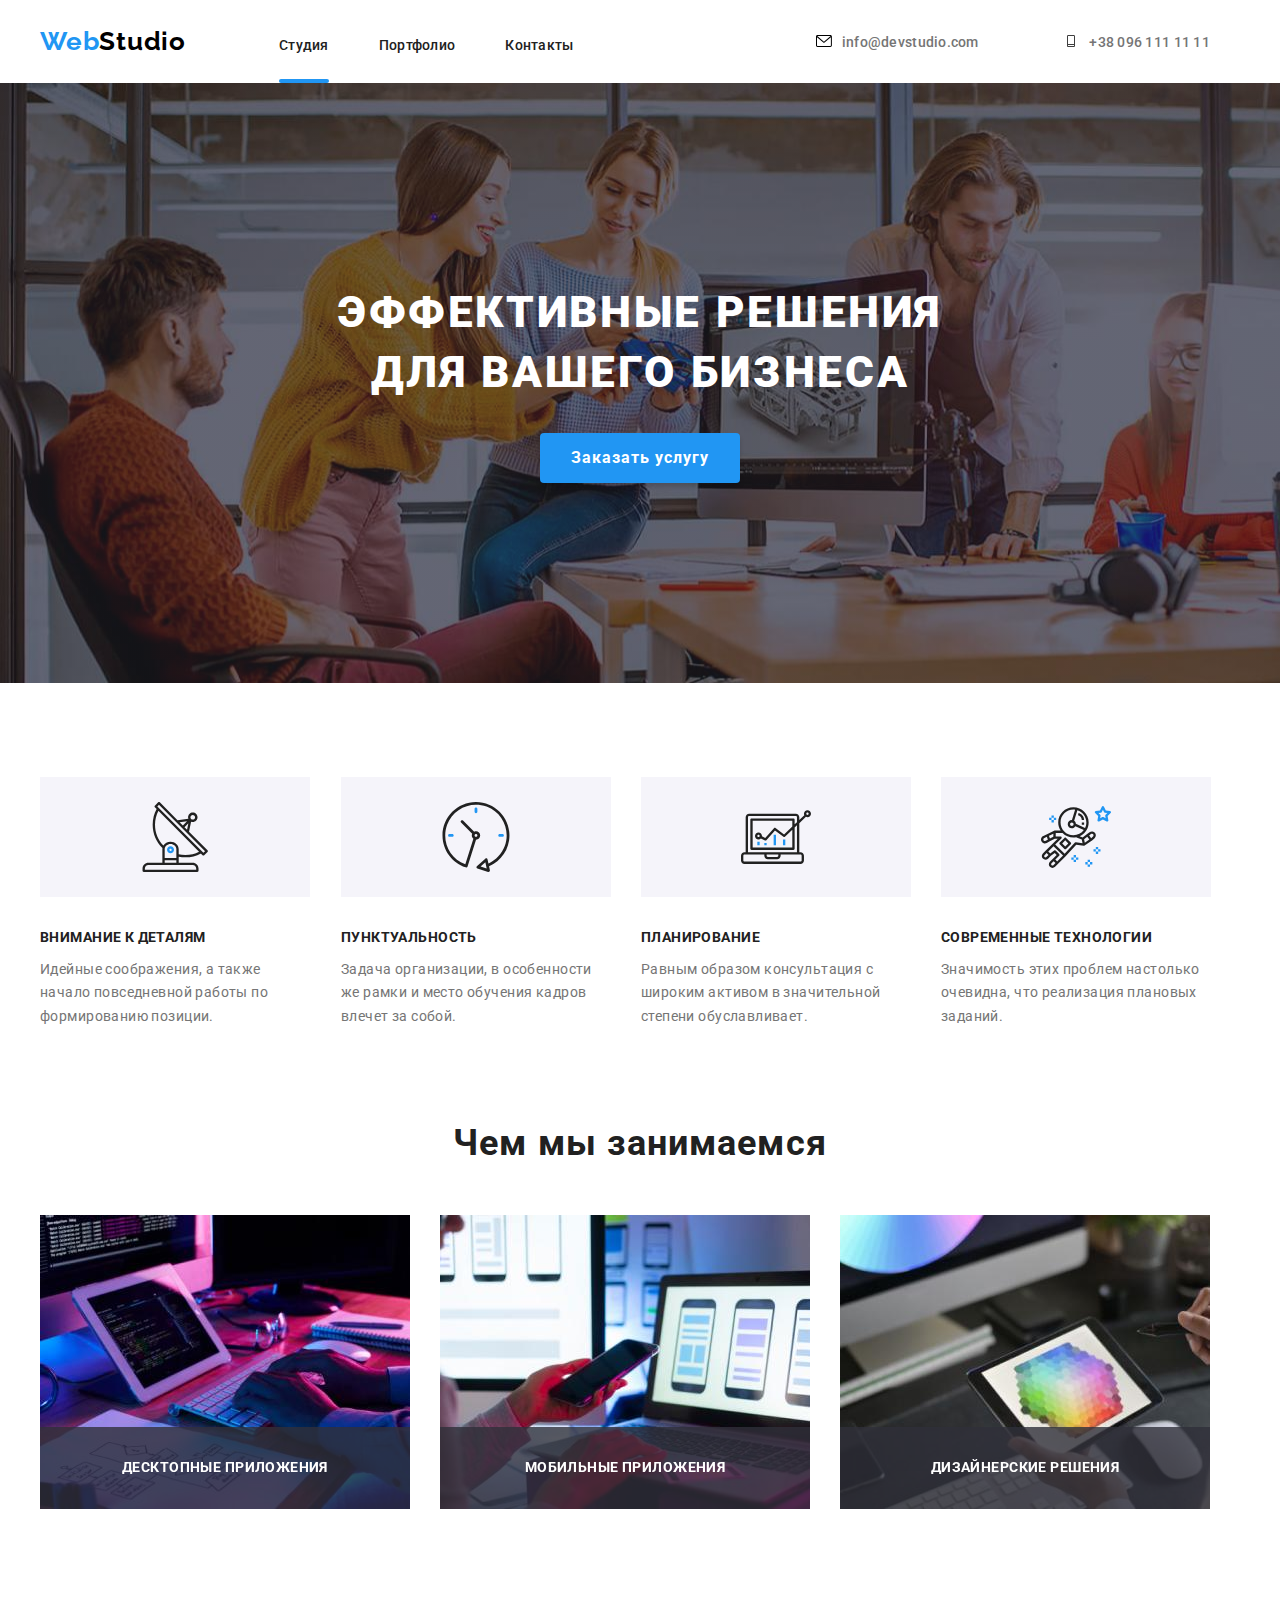
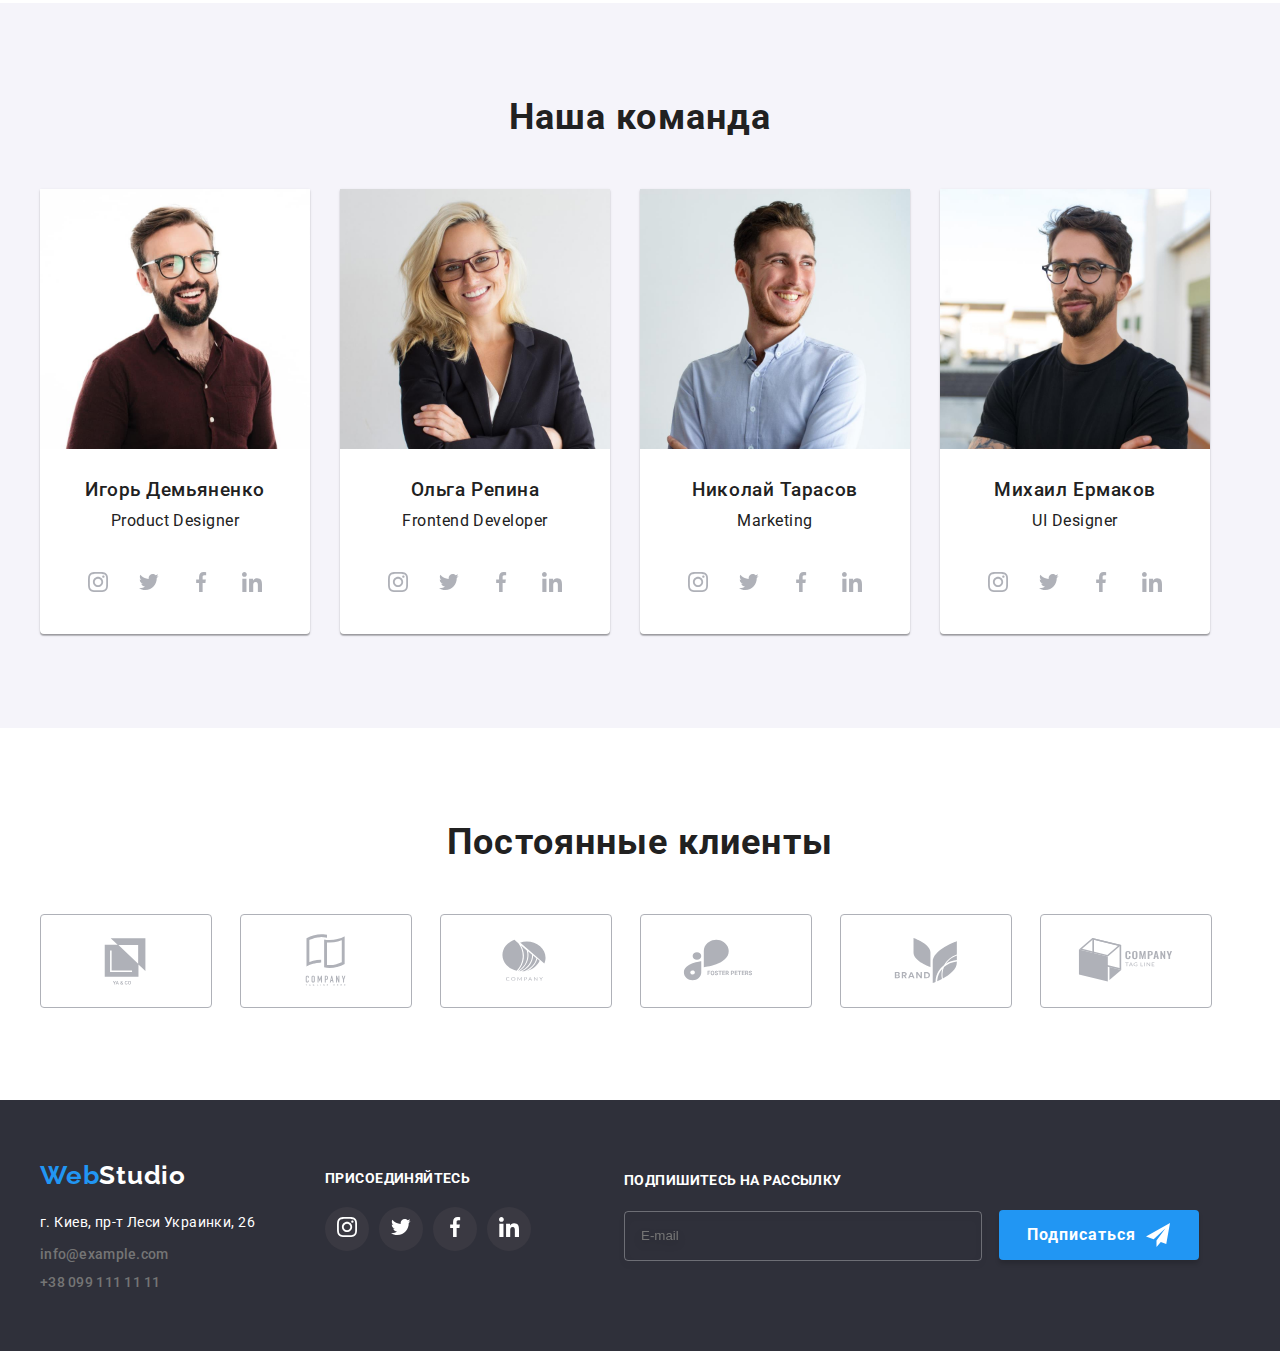
<file: index.html>
<!DOCTYPE html>
<html lang="ru">
<head>
    <meta charset="UTF-8">
    <meta http-equiv="X-UA-Compatible" content="IE=edge">
    <meta name="viewport" content="width=device-width, initial-scale=1.0">
    <title>Document</title>
    <link href="https://cdnjs.cloudflare.com/ajax/libs/modern-normalize/1.1.0/modern-normalize.min.css">
            <link rel="preconnect" href="https://fonts.googleapis.com">
<link rel="preconnect" href="https://fonts.gstatic.com" crossorigin>
<link href="https://fonts.googleapis.com/css2?family=Raleway:wght@700&family=Roboto:wght@400;500;700;900&display=swap" rel="stylesheet">
        <link rel="stylesheet" href="./css/styles.css" />
</head>
<body> 
 
    <header>
        <div class="container header">
        <nav class="nav">
            <div class="logo-box"><a class="logo " href="./index.html" >Web<span class="logo-studio">Studio</span></a></div>
            <ul class="ul">
                <li class="list-item">
                   <a class="btn-menu link pagge" href="./index.html">Студия</a> 
                </li>
                <li>
                   <a class="btn-menu link" href="./portfolio.html">Портфолио</a> 
                </li><li>
                   <a class="btn-menu link" href="http://1">Контакты</a> 
                </li>
            </ul>
        </nav>
        
            <ul class="mail">                
                <li class="mail-box"><div class="mail-hover"><a class="adress-contakt " href="mailto:info@devstudio.com">
                    <svg><use width="16" height="12" class="adress-icon" href="./img/icons.svg#mail"></use></svg><span class="adress-o">info@devstudio.com</span></a></div></li>
                <li class="mail-box"><div class="mail-hover"><a class="adress-contakt last " href="tel:+380961111111">
                    <svg><use width="16" height="12" class="adress-icon" href="./img/icons.svg#phone"></use></svg><span class="adress-o">+38 096 111 11 11</span></a></div></li>
            </ul>
        
        </div>
    </header>
 
        <!--section main-->
        
        <main class="main">
        <section class="hero ">
            <div class="container hero-box">
            <h1 class="hero-text">Эффективные решения <br> для вашего бизнеса</h1>
            <button data-modal-open class="hero-button" type="button">Заказать услугу</button>
            <div class="backdrop is-hidden" data-modal><div class="modal"><button data-modal-close class="btn-modal">
               <a class="modal-link" href=""> <svg class="btn-modal-pic">
                    <use class="modal-icon" href="./img/icons.svg#close-black">
                    </use>
                </svg></a>
                


            </button>
            
        <form class="modal-form" name="signup_form" autocomplete="on" novalidate>
            <p class="modal-form-title" >Оставьте свои данные, мы вам перезвоним</p>
          
    <div class="modal-form-laabel-box">
        <label class="modal-form-label" for="name">
    Имя </label> 
    <span class="wrapper">
    <input class="form-label" type="name" name="name" id="name"  />
    <svg class="modal-icon-box" style="width: 18px; height: 18px; "><use class="modal-icon-name" weight="18" height="18" href="./img/icons.svg#person-black" ></use></svg> 
    </span>
    </div>

     <div class="modal-form-laabel-box">
         <label class="modal-form-label" for="phone">
    Телефон </label>
    <span class="wrapper">
    <input class="form-label" type="tel" name="tel" id="phone" />
    <svg class="modal-icon-box" style="width: 18px; height: 18px; "><use class="modal-icon-name" weight="18" height="18" href="./img/icons.svg#phone-black" ></use></svg>
    </span> 

     </div>
    
    <div class="modal-form-laabel-box">
        <label class="modal-form-label" for="email">
    Почта </label>
     <span class="wrapper">
    <input class="form-label" type="email" name="email" id="email" /> 
    <svg class="modal-icon-box" style="width: 18px; height: 18px; "><use class="modal-icon-name" weight="18" height="18" href="./img/icons.svg#email-black" ></use></svg>
    </span> 

    </div>
    
    <div class="modal-form-laabel-box">
        <label class="modal-form-label" for="coment">
    Комментарий </label>
    <span class="wrapper"> 
    <textarea class="form-label-coment" name="Комментарий" id="coment"  placeholder="Введите текст" ></textarea>
    
    </div>
    
    </span> 
    <input  type="checkbox" name="contract" value="contract" id="check" class="form-imput-check vh"  required />
    <label for="check" class="form-label-check">
    <span>
        <svg class="chek-icon" style="width: 11px; height: 8px; ">
            <use class="" weight="11" height="8" href="./img/icons.svg#check" >
            </use>
        </svg>
    </span>
    Соглашаюсь с рассылкой и принимаю 
    <a href="">  "Условия договора" </a> </label>
         <button class="bnt-modal-form" type="submit">Отправить</button>
</form>
        </div>
            </div>
        </section>
        <!--section peculiarity-->
        <section class="feature">
            <div class="container">
            <ul class="ul">
                <li class="description">
                    <div class="description-box">
                        <svg>
                            <use  width="70" height="70" class="description-icon" href="./img/icons.svg#warning">
                            </use>
                        </svg>
                    </div>
                    <h3 class="advantage-title">Внимание к деталям</h3>
                    <p class="advantage-text">Идейные соображения, а также начало повседневной работы по формированию позиции.</p>
                </li>
                <li class="description">
                    <div class="description-box">
                     <svg>
                        <use  width="70" height="70" class="description-icon" href="./img/icons.svg#clock">
                        </use>
                       </svg>
                    </div>
                    <h3 class="advantage-title">Пунктуальность</h3>
                    <p class="advantage-text">Задача организации, в особенности же рамки и место обучения кадров влечет за собой.</p>
                </li>
                <li class="description">
                    <div class="description-box">
                     <svg>
                        <use  width="70" height="70" class="description-icon" href="./img/icons.svg#pc">
                        </use>
                     </svg>
                    </div>
                    <h3 class="advantage-title">Планирование</h3>
                    <p class="advantage-text">Равным образом консультация с широким активом в значительной степени обуславливает.</p>
                </li>
                <li class="description">
                    <div class="description-box">
                      <svg>
                        <use  width="70" height="70" class="description-icon" href="./img/icons.svg#astronaut">
                        </use>
                     </svg>
                    </div>
                    <h3 class="advantage-title">Современные технологии</h3>
                    <p class="advantage-text">Значимость этих проблем настолько очевидна, что реализация плановых заданий.</p>
                </li>
            </ul>
            </div>
    </section>
    <section class="workers">
    <div class="container">
        <h2 class="prezent" >Чем мы занимаемся</h2>
        <ul class="ul">
            <li class="prezent-link">
              <div class="perzent-box"> <img class="prezent-picture"  src="./img/img.jpg" alt="пишет текст на компютере" width="370" height="294"> 
               <div  class="prezent-description"> <p class="prezent-text">Десктопные приложения</p></div></div>
            </li>
            <li class="prezent-link">
               <div class="perzent-box"><img class="prezent-picture"  src="./img/img1.jpg" alt="смотрит на мобильную версию" width="370" height="294"> 
               <div  class="prezent-description"> <p class="prezent-text">Мобильные приложения</p></div></div>
            </li>
            <li class="prezent-link">
               <div class="perzent-box"><img class="prezent-picture"  src="./img/img2.jpg" alt="подберает цвет на планшете" width="370" height="294"> 
               <div  class="prezent-description"> <p class="prezent-text">Дизайнерские решения</p></div></div>
            </li>
        </ul>
    </div>
    </section>
    <section class="comand-section">
    <div class="container ">
        <h2 class="comand">Наша команда</h2>
        <ul class="ul">
            <li class="comand-li">
                <img class="comand-foto" src="./img/igor.jpg" alt="Игорь Демьяненко" width="270" height="260">
                <div class="comand-cart">
                <h3 class="comand-person">Игорь Демьяненко</h3>
                <p class="comand-profession" lang="en"> Product Designer</p>
                </div>
                <div class="social-section">
                    <ul class="social">
                    <li class="social-link">
                       <a class="sl" href="">
                           <svg>
                               <use  width="20" height="20" class="social-icon" href="./img/icons.svg#instagram">

                               </use>
                           </svg>
                       </a>
                    </li>
                    <li class="social-link">
                        <a class="sl" href="">
                           <svg>
                               <use  width="20" height="20" class="social-icon" href="./img/icons.svg#twitter">

                               </use>
                           </svg>
                       </a>
                    </li>
                    <li class="social-link">
                        <a class="sl" href="">
                           <svg>
                               <use  width="20" height="20" class="social-icon" href="./img/icons.svg#facebook">

                               </use>
                           </svg>
                       </a>
                    </li>
                    <li class="social-link">
                        <a class="sl" href="">
                           <svg>
                               <use  width="20" height="20" class="social-icon" href="./img/icons.svg#linkedin">

                               </use>
                           </svg>
                       </a>
                    </li>
                </ul>
                </div>
            </li>
            <li class="comand-li">
                <img class="comand-foto" src="./img/olga.jpg" alt="Ольга Репина" width="270" height="260">
                <div class="comand-cart">
                <h3 class="comand-person">Ольга Репина</h3>
                <p class="comand-profession" lang="en"> Frontend Developer</P>
                </div>
                 <div class="social-section">
                   <ul class="social">
                    <li class="social-link">
                       <a class="sl" href="">
                           <svg>
                               <use  width="20" height="20" class="social-icon" href="./img/icons.svg#instagram">

                               </use>
                           </svg>
                       </a>
                    </li>
                    <li class="social-link">
                        <a class="sl" href="">
                           <svg>
                               <use  width="20" height="20" class="social-icon" href="./img/icons.svg#twitter">

                               </use>
                           </svg>
                       </a>
                    </li>
                    <li class="social-link">
                        <a class="sl" href="">
                           <svg>
                               <use  width="20" height="20" class="social-icon" href="./img/icons.svg#facebook">

                               </use>
                           </svg>
                       </a>
                    </li>
                    <li class="social-link">
                        <a class="sl" href="">
                           <svg>
                               <use  width="20" height="20" class="social-icon" href="./img/icons.svg#linkedin">

                               </use>
                           </svg>
                       </a>
                    </li>
                </ul>
                </div>
            </li>
            <li class="comand-li">
                <img class="comand-foto" src="./img/nikolay.jpg" alt="Николай Тарасов" width="270" height="260">
                <div class="comand-cart">
                <h3 class="comand-person">Николай Тарасов</h3>
                <p class="comand-profession" lang="en"> Marketing</p>
                </div>
                  <div class="social-section">
                    <ul class="social">
                    <li class="social-link">
                       <a class="sl" href="">
                           <svg>
                               <use  width="20" height="20" class="social-icon" href="./img/icons.svg#instagram">

                               </use>
                           </svg>
                       </a>
                    </li>
                    <li class="social-link">
                        <a class="sl" href="">
                           <svg>
                               <use  width="20" height="20" class="social-icon" href="./img/icons.svg#twitter">

                               </use>
                           </svg>
                       </a>
                    </li>
                    <li class="social-link">
                        <a class="sl" href="">
                           <svg>
                               <use  width="20" height="20" class="social-icon" href="./img/icons.svg#facebook">

                               </use>
                           </svg>
                       </a>
                    </li>
                    <li class="social-link">
                        <a class="sl" href="">
                           <svg>
                               <use  width="20" height="20" class="social-icon" href="./img/icons.svg#linkedin">

                               </use>
                           </svg>
                       </a>
                    </li>
                </ul>
                </div>
            </li>
            <li class="comand-li last">
                <img class="comand-foto" src="./img/mihail.jpg" alt="Михаил Ермаков" width="270" height="260">
                <div class="comand-cart">
                <h3 class="comand-person">Михаил Ермаков</h3>
                <p lang="en"class="comand-profession">UI Designer</p>
                </div>
                  <div class="social-section">
                   <ul class="social">
                    <li class="social-link">
                       <a class="sl" href="">
                           <svg>
                               <use  width="20" height="20" class="social-icon" href="./img/icons.svg#instagram">

                               </use>
                           </svg>
                       </a>
                    </li>
                    <li class="social-link">
                        <a class="sl" href="">
                           <svg>
                               <use  width="20" height="20" class="social-icon" href="./img/icons.svg#twitter">

                               </use>
                           </svg>
                       </a>
                    </li>
                    <li class="social-link">
                        <a class="sl" href="">
                           <svg>
                               <use  width="20" height="20" class="social-icon" href="./img/icons.svg#facebook">

                               </use>
                           </svg>
                       </a>
                    </li>
                    <li class="social-link">
                        <a class="sl" href="">
                           <svg>
                               <use  width="20" height="20" class="social-icon" href="./img/icons.svg#linkedin">

                               </use>
                           </svg>
                       </a>
                    </li>
                </ul>
                </div>
    </section>
    <section class="client">
        <div class="container">
            <h2 class="client-text">Постоянные клиенты</h2>
            <ul class="client-section" >
                <li class="client-company">
                    <a href="" class="client-link">
                    <svg class="union">
                      <use width="106"  height="92"  class="icon-client" href="./img/icons.svg#union" ></use>  
                        
                    </svg>
                    </a>
                </li >
                <li class="client-company">
                    <a href="" class="client-link">
                    <svg class="union">
                      <use width="106"  height="92"  class="icon-client" href="./img/icons.svg#union-2"></use>  
                        
                    </svg>
                    </a>
                </li>
                <li class="client-company">
                    <a href="" class="client-link">
                        <svg class="union">
                            <use width="106"  height="92"  class="icon-client" href="./img/icons.svg#union-3"></use>  
                        </svg>
                    </a>
                </li>
                <li class="client-company">
                   <a href="" class="client-link">
                    <svg class="union">
                      <use width="106"  height="92"  class="icon-client" href="./img/icons.svg#union-4"></use>  
                        </svg>
                    </a>
                </li>
                <li class="client-company">
                   <a href="" class="client-link">
                   <svg class="union">
                      <use width="106"  height="92"  class="icon-client" href="./img/icons.svg#union-5"></use>  
                        
                    </svg>
                    </a>
                </li>
                <li class="client-company">
                   <a href="" class="client-link">
                    <svg class="union">
                      <use width="106"  height="92"  class="icon-client" href="./img/icons.svg#union-6"></use>  
                        
                    </svg>
                    </a>
                </li>
            </ul>
        </div>

    </section>
    </main>
    <footer class="footer ">
        <div class="container" style="display: flex;">
        <div class="fb-contact ">
        <!-- <div class="social-fl"> -->
           <div class="logo-footer"><a class="logo " href="./index.html">Web<span class="logo-studio-footer">Studio</span></a>
            </div> 
           <address  class="adress-foorer-box">
            <ul class="adress-footer link">
                <li class="ul-footer link">
                    <a class="footer-k adress link" href="">г. Киев, пр-т Леси Украинки, 26</a>
                </li>
                <li class="ul-footer link">
                    <a class="adress-contakt link" href="mailto:info@example.com">info@example.com</a>
                </li>
                <li class="ul-footer link">
                    <a class="adress-contakt last link" href="tel:+380991111111">+38 099 111 11 11</a>
                </li>
            </ul>
          </address>
        </div>
        <!-- </div>  -->
        <div class="comon "> <div><h2 class="comon-text">присоединяйтесь</h2></div>
           
                 <div>
                     <ul class="social-footer  ">
                    <li class="social-link social-link--footer">
                       <a href="">
                           <svg>
                               <use  class="social-icon-f" href="./img/icons.svg#instagram">

                               </use>
                           </svg>
                       </a>
                    </li>
                    <li class="social-link social-link--footer">
                        <a href="">
                           <svg>
                               <use  class="social-icon-f" href="./img/icons.svg#twitter">

                               </use>
                           </svg>
                       </a>
                    </li>
                    <li class="social-link social-link--footer">
                        <a href="">
                           <svg>
                               <use class="social-icon-f" href="./img/icons.svg#facebook">

                               </use>
                           </svg>
                       </a>
                    </li>
                    <li class="social-link social-link--footer">
                        <a href="">
                           <svg>
                               <use   class="social-icon-f" href="./img/icons.svg#linkedin">
                               </use>
                           </svg>
                       </a>
                    </li>
                 </ul></div>
        </div>
        <div  class="letter">
            <h3 class="footer-link">Подпишитесь на рассылку</h3>
        <div>
            <!-- <label for="user_email">Email</label> -->
            
  <label class="footer-label">
      <span class="foter-label-box">
      <input class="input-field" type="email" name="email" id="user_email" placeholder="E-mail" />
            <button class="btn-footer">Подписаться
                <svg class="btn-footer-svg">
                    <use weight="24" height="24" href="./img/icons.svg#letter" ></use>
                </svg>
            
            </button>
  </span>
  </label>
        </div>
        
      </div>
    </footer>
  </div>
  <script src="./js/modal.js"></script>
 </body>
</html>
</file>
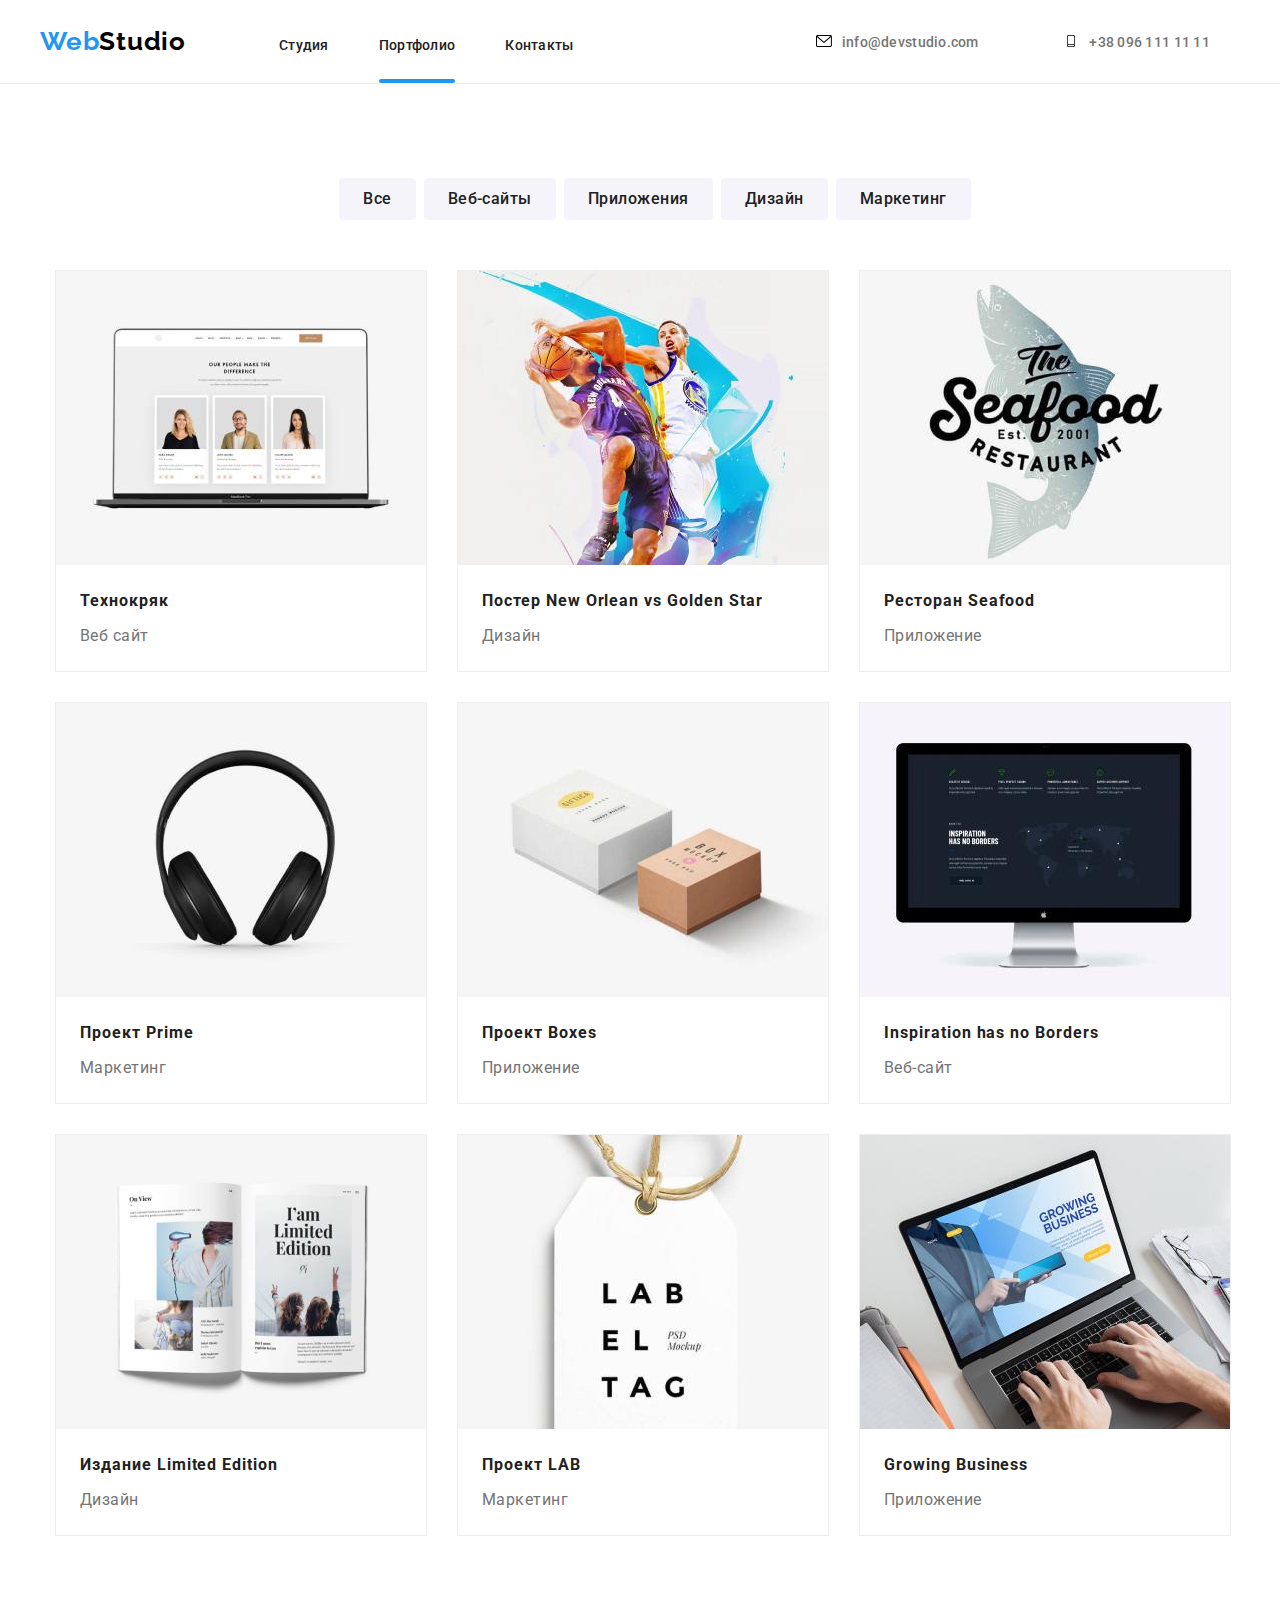
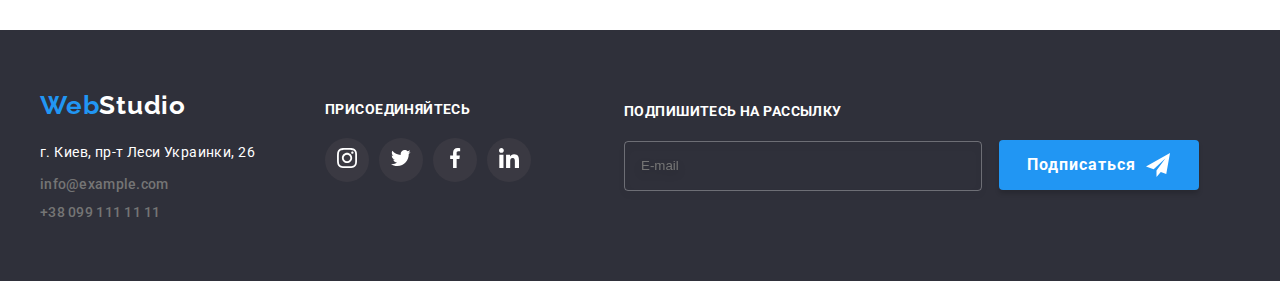
<file: portfolio.html>
<!DOCTYPE html>
<html lang="ru">
<head>
    <meta charset="UTF-8">
    <meta http-equiv="X-UA-Compatible" content="IE=edge">
    <meta name="viewport" content="width=device-width, initial-scale=1.0">
    <title>Document</title>
    <link href="https://cdnjs.cloudflare.com/ajax/libs/modern-normalize/1.1.0/modern-normalize.min.css">
      <style> a { text-decoration: none}</style>
      <link rel="preconnect" href="https://fonts.googleapis.com">
<link rel="preconnect" href="https://fonts.gstatic.com" crossorigin>
<link href="https://fonts.googleapis.com/css2?family=Raleway:wght@700&family=Roboto:wght@400;500;700;900&display=swap" rel="stylesheet">
        <link rel="stylesheet" href="./css/styles.css" />
</head>
<body>
       <header class="main-header">
        <div class="container header">
        <nav class="nav">
            <div class="logo-box"><a class="logo " href="./index.html" >Web<span class="logo-studio">Studio</span></a></div>
            <ul class="ul">
                <li>
                   <a class="btn-menu link" href="./index.html">Студия</a> 
                </li>
                <li>
                   <a class="btn-menu link pagge" href="./portfolio.html">Портфолио</a> 
                </li><li>
                   <a class="btn-menu link" href="http://1">Контакты</a> 
                </li>
            </ul>
        </nav>
        
            <ul class="mail">                
                <li class="mail-box"><div class="mail-hover"><a class="adress-contakt " href="mailto:info@devstudio.com">
                    <svg><use width="16" height="12" class="adress-icon" href="./img/icons.svg#mail"></use></svg><span class="adress-o">info@devstudio.com</span></a></div></li>
                <li class="mail-box"><div class="mail-hover"><a class="adress-contakt last " href="tel:+380961111111">
                    <svg><use width="16" height="12" class="adress-icon" href="./img/icons.svg#phone"></use></svg><span class="adress-o">+38 096 111 11 11</span></a></div></li>
            </ul>
        
        </div>
    </header>
        <main>
            <section class="galary-box container">
                <div class="primery-section container">
                <h2 hidden>foto</h2>
                <ul class="ik">
                    <li class="btn-section"><button class="btn-menu-portfolio" type="button">Все</button></li>
                
                    <li class="btn-section"><button class="btn-menu-portfolio" type="button">Веб-сайты</button></li>
                
                    <li class="btn-section"><button class="btn-menu-portfolio" type="button">Приложения</button></li>
               
                    <li class="btn-section"><button class="btn-menu-portfolio" type="button">Дизайн</button></li>
                
                    <li class="btn-section last"><button class="btn-menu-portfolio" type="button">Маркетинг</button></li>
                </ul>
                <!-- </div>
                <div class="container"> -->
                 <ul class="gallery ul ">
                       <li class="foto-gallery">
                            <a class="foto-link" href=""><div class="foto-link-box"><img class="foto-link-img" src="./img/tehnokrak.jpg" alt="Веб-сайт" width="370" height="294">
                            <div class="foto-link-text"><p>Технокряк это современная площадка распространения коронавируса. Компании используют эту платформу для цифрового шпионажа и атак на защищённые сервера конкурентов.</p>
                            </div></div>
                            <div class="card">
                            <p class="gallery-job"> Технокряк </p>
                            <p class="gallery-menu">Веб сайт</p>
                            </div></a>
                        </li> 
                        <li class="foto-gallery">
                            <a class="foto-link" href=""><div class="foto-link-box"><img class="foto-link-img" src="./img/poster.jpg" alt="Постер" width="370" height="294">
                            <div class="foto-link-text"><p>Технокряк это современная площадка распространения коронавируса. Компании используют эту платформу для цифрового шпионажа и атак на защищённые сервера конкурентов.</p>
                            </div></div>
                            <div class="card">
                            <p class="gallery-job"> Постер New Orlean vs Golden Star </p>
                            <p class="gallery-menu">Дизайн</p>
                            </div></a>
                        </li>    
                         <li class="foto-gallery">
                            <a class="foto-link" href=""><div class="foto-link-box"><img class="foto-link-img" src="./img/restoran.jpg" alt="Ресторан" width="370" height="294">
                            <div class="foto-link-text"><p>Технокряк это современная площадка распространения коронавируса. Компании используют эту платформу для цифрового шпионажа и атак на защищённые сервера конкурентов.</p>                            
                            </div></div>
                           <div class="card">
                            <p class="gallery-job"> Ресторан Seafood </p>
                            <p class="gallery-menu">Приложение</p>
                            </div></a>
                        </li>  
                         <li class="foto-gallery">
                            <a class="foto-link" href=""><div class="foto-link-box"><img class="foto-link-img" src="./img/project_prime.jpg" alt="Проект" width="370" height="294">
                            <div class="foto-link-text"><p>Технокряк это современная площадка распространения коронавируса. Компании используют эту платформу для цифрового шпионажа и атак на защищённые сервера конкурентов.</p>                            
                            </div></div>
                            <div class="card">
                            <p class="gallery-job"> Проект Prime </p>
                            <p class="gallery-menu">Маркетинг</p>
                            </div></a>
                        </li>  
                         <li class="foto-gallery">
                             <a class="foto-link" href=""><div class="foto-link-box"><img class="foto-link-img" src="./img/boxes.jpg" alt="Коробка" width="370" height="294">
                                <div class="foto-link-text"><p>Технокряк это современная площадка распространения коронавируса. Компании используют эту платформу для цифрового шпионажа и атак на защищённые сервера конкурентов.</p>
                            
                            </div></div>
                            <div class="card">
                            <p class="gallery-job"> Проект Boxes </p>
                            <p class="gallery-menu">Приложение</p>
                            </div></a>
                        </li>  
                         <li class="foto-gallery">
                             <a class="foto-link" href=""><div class="foto-link-box"><img class="foto-link-img" src="./img/inspiration_has_no_borders.jpg" alt="Монітор" width="370" height="294">
                                    <div class="foto-link-text"><p>Технокряк это современная площадка распространения коронавируса. Компании используют эту платформу для цифрового шпионажа и атак на защищённые сервера конкурентов.</p>
                            
                            </div></div>
                            <div class="card">
                            <p class="gallery-job"> Inspiration has no Borders </p>
                            <p class="gallery-menu">Веб-сайт</p>
                            </div></a>
                        </li>  
                         <li class="foto-gallery">
                             <a class="foto-link" href=""><div class="foto-link-box"><img class="foto-link-img" src="./img/limited_edition.jpg" alt="Книга" width="370" height="294">
                                <div class="foto-link-text"><p>Технокряк это современная площадка распространения коронавируса. Компании используют эту платформу для цифрового шпионажа и атак на защищённые сервера конкурентов.</p>
                            
                            </div></div>
                            <div class="card">
                            <p class="gallery-job"> Издание Limited Edition </p>
                            <p class="gallery-menu">Дизайн</p>
                            </div></a>
                        </li>  
                         <li class="foto-gallery">
                             <a class="foto-link" href=""><div class="foto-link-box"><img class="foto-link-img" src="./img/lab.jpg" alt="Ярлик" width="370" height="294">
                                <div class="foto-link-text"><p>Технокряк это современная площадка распространения коронавируса. Компании используют эту платформу для цифрового шпионажа и атак на защищённые сервера конкурентов.</p>
                            
                            </div></div>
                            <div class="card">
                            <p class="gallery-job"> Проект LAB </p>
                            <p class="gallery-menu">Маркетинг</p>
                            </div></a>
                        </li>  
                         <li class="foto-gallery">
                             <a class="foto-link" href=""><div class="foto-link-box"><img class="foto-link-img" src="./img/growing_business.jpg" alt="Ноутбук" width="370" height="294">
                                <div class="foto-link-text"><p>Технокряк это современная площадка распространения коронавируса. Компании используют эту платформу для цифрового шпионажа и атак на защищённые сервера конкурентов.</p>
                            
                            </div></div>
                            <div class="card">
                            <p class="gallery-job"> Growing Business </p>
                            <p class="gallery-menu">Приложение</p>
                            </div></a>
                        </li>  
                </ul>
                </div>
            </section>

        </main>

     <footer class="footer ">
        <div class="container" style="display: flex;">
        <div class="fb-contact ">
        <!-- <div class="social-fl"> -->
           <div class="logo-footer"><a class="logo " href="./index.html">Web<span class="logo-studio-footer">Studio</span></a>
            </div> 
           <address  class="adress-foorer-box">
            <ul class="adress-footer link">
                <li class="ul-footer link">
                    <a class="footer-k adress link" href="">г. Киев, пр-т Леси Украинки, 26</a>
                </li>
                <li class="ul-footer link">
                    <a class="adress-contakt link" href="mailto:info@example.com">info@example.com</a>
                </li>
                <li class="ul-footer link">
                    <a class="adress-contakt last link" href="tel:+380991111111">+38 099 111 11 11</a>
                </li>
            </ul>
          </address>
        </div>
        <!-- </div>  -->
        <div class="comon "> <div><h2 class="comon-text">присоединяйтесь</h2></div>
           
                 <div>
                     <ul class="social-footer  ">
                    <li class="social-link social-link--footer">
                       <a href="">
                           <svg>
                               <use  class="social-icon-f" href="./img/icons.svg#instagram">

                               </use>
                           </svg>
                       </a>
                    </li>
                    <li class="social-link social-link--footer">
                        <a href="">
                           <svg>
                               <use  class="social-icon-f" href="./img/icons.svg#twitter">

                               </use>
                           </svg>
                       </a>
                    </li>
                    <li class="social-link social-link--footer">
                        <a href="">
                           <svg>
                               <use class="social-icon-f" href="./img/icons.svg#facebook">

                               </use>
                           </svg>
                       </a>
                    </li>
                    <li class="social-link social-link--footer">
                        <a href="">
                           <svg>
                               <use   class="social-icon-f" href="./img/icons.svg#linkedin">
                               </use>
                           </svg>
                       </a>
                    </li>
                 </ul></div>
                  </div>
        <div  class="letter">
            <h3 class="footer-link">Подпишитесь на рассылку</h3>
        <div>
            <!-- <label for="user_email">Email</label> -->
  <input class="input-field" type="email" name="email" id="user_email" placeholder="E-mail" />
            <button class="btn-footer">Подписаться
                <svg class="btn-footer-svg">
                    <use weight="24" height="24" href="./img/icons.svg#letter" > </use>
                </svg>
            
            </button>
        </div>
        
      </div>
    </footer>
</body>
</html>
</file>
<file: css/styles.css>
body {
    color: #212121;
    font-family: 'Roboto', sans-serif;
    letter-spacing: 0.03em;
    margin: 0;
    padding: 0;
    
}
:root{
    --primary-title-color: #212121;
    --secondary-title-color: #757575;
    --adress-color: #ffffff;
    --hover-effect-color: #2196F3;
    --futer-color: #2F303A;
    --section-color: #F5F4FA;

}
h3,
p,
ul{   
    margin: 0;
    padding: 0;
}
.container {
    width: 1200px;
    padding-left: 15px;
    padding-right: 15px;
    margin-left: auto;
    margin-right: auto;
}
.header{
    display: flex;
    align-items: center;
    justify-content: center;
   }
.nav{ 
    display: flex;
    align-items: baseline;
   }
.header .mail-box {
    /*margin-top: 32px;
    */
        /*padding-bottom: 32px;*/
        padding-top: 32px;
        margin-bottom: 32px;
}
.main-header {
    border-bottom: 1px solid #ECECEC;
    
}
.link{
    display: block;
    text-decoration: none;
    list-style: none;
}
.logo{
    display: flex;
    font-family: Raleway;
    font-weight: 700;
    font-size: 26px;
    line-height: 1.19;
    letter-spacing: 0.03em;
    color: var(--hover-effect-color);
    text-decoration: none;
    list-style: none;
    
}
.logo-box{
    padding-top: 24px;
    padding-bottom: 25px;
    }
a.logo{
    
    margin-bottom: 0px;
}
.logo-studio{
    display: flex;
    margin-right: 93px;
    
    font-family: Raleway;
    font-weight: 700;
    font-size: 26px;
    line-height: 1.19;
    letter-spacing: 0.03em;
    color: black;
        }
.logo-studio-footer{
      font-family: Raleway;
      font-weight: 700;
      font-size: 26px;
      line-height: 1.19;
      letter-spacing: 0.03em;
      text-decoration: none;
      color:var(--adress-color) 
      }
.ul{
        display: flex;
        /* margin-bottom: 94px; */
        list-style: none;
        text-decoration: none;
        padding-inline-start: 0px;

    }
    .nav ul{
        margin-bottom: 0px;
    }
.ul a{
       list-style-type: none;
       list-style: none;
              
    }
    .ik {
        display: flex;
        margin-bottom: 50px;
        list-style: none;
        text-decoration: none;
        padding-inline-start: 0px;
    }
.list-item{
    position: relative;
}
.btn-menu{
    position: relative;
    margin-right: 50px;
    font-weight: 500;
    font-size: 14px;
    line-height: 1.14;
    letter-spacing: 0.02em;
    color: var(--primary-title-color);
    text-decoration: none;
    transition-property: color;
    transition-duration: 250ms;
    transition-timing-function: cubic-bezier(0.4, 0, 0.2, 1);
}

.btn-menu:hover,:focus{color: var(--hover-effect-color);}
.pagge::after {
    content: '';
    width: 100%;
    height: 4px;
    background-color: var(--hover-effect-color);
    position: absolute;
    bottom: -30px;
    left: 0;
    border-radius: 2px;
    
}

.adress-contakt{
    margin-right: 50px;
    font-weight: 500;
    font-size: 14px;
    line-height: 1.14;
    letter-spacing: 0.02em;
    color: var(--secondary-title-color);
    font-style: normal;
    text-decoration: none;
    list-style: none;
    transition-property: color,
    border;
    transition-duration: 250ms;
    transition-timing-function: cubic-bezier(0.4, 0, 0.2, 1);
    }
    
   
.adress-contakt:hover,:focus{color: var(--hover-effect-color);
}

.adress-contakt svg{
    width: 16px;
    height: 12px;
}
.adress-icon{
    display: flex;
    /* margin: right 10px; */
}
.adress-o{
    margin-left: 10px;
}
/* .adress-icon:hover{
    fill: var(--hover-effect-color);
} */
.mail-hover:hover {
    color: var(--hover-effect-color);
    fill: currentColor;
}
.mail{margin-left: auto;
    margin-top: 0px;
    margin-bottom: 0;
  }
.mail-box{
    display: inline-block;
    margin-left: auto;
    margin-right: 30px;
    text-decoration: none;
    list-style: none;
}
.last{margin-right: 0px;}

.hero{
    display: block;
    max-width: 100%;
    height: auto;
    margin-left: auto;
    margin-right: auto;
    
    
    max-width: 1600px;
    /* height: 600px; */
    padding-top: 200px;
    padding-bottom: 200px;
    
    background-image: linear-gradient(to right, rgba(47, 48, 58, 0.4), rgba(47, 48, 58, 0.4)),
    url(../images/heroy.jpg);
    
    /* background-position: center;
    background-size: cover; */
    background-repeat: no-repeat;
    
}
.hero-text{
    display: flex;
    justify-content: center;
    box-sizing: content-box;
    margin-top: 0px;
    margin-bottom: 30px;
    font-weight: 900;
    font-size: 44px;
    line-height: 1.36;
    text-align: center;
    letter-spacing: 0.06em;
    text-transform: uppercase;
    color: var(--adress-color)
    
}
.hero-button{
    display: block;
    margin-left: auto;
    margin-right: auto;
    font-family: Roboto;
    width: 200px;
    height: 50px;
    font-weight: 700;
    font-size: 16px;
    line-height:1.85;
    letter-spacing: 0.06em;
    cursor: pointer;
    color: var(--adress-color);
    background: #2196F3;
    box-shadow: 0px 4px 4px rgba(0, 0, 0, 0.15);
    border-radius: 4px;
    border: none;
      transition-property: color,
      border;
      transition-duration: 250ms;
      transition-timing-function: cubic-bezier(0.4, 0, 0.2, 1);
}
.backdrop{
    position: fixed;
    top: 0;
    left: 0;
    width: 100%;
    height: 100%;
    background: rgba(0, 0, 0, 0.2);
    transition-property: background,
    border;
    transition-duration: 250ms;
    transition-timing-function: cubic-bezier(0.4, 0, 0.2, 1);
    
    
}
.backdrop.is-hidden{
    opacity: 0;
    pointer-events: none;
}
.modal{
    position: absolute;
    top: 50%;
    left: 50%;
    padding: 40px 39px 40px 41px;
    transform: translate(-50%, -50%);
    min-height: 581px;
    width: 528px;
    background-color: var(--adress-color);
    box-shadow: 0px 1px 3px rgba(0, 0, 0, 0.12),
    0px 1px 1px rgba(0, 0, 0, 0.14),
    0px 2px 1px rgba(0, 0, 0, 0.2);
    border-radius: 4px;
    
}
.btn-modal{
    display: flex;
    justify-content: center;
    align-items: center;
    margin-left: auto;
    margin-right: 8px;
    margin-top: 8px;
    width: 30px;
    height: 30px;
    fill: var(--secondary-title-color);
    background: #FFFFFF;
    border: 1px solid rgba(0, 0, 0, 0.1);
    border-radius: 50%;
    transition-property: color,
    border;
    transition-duration: 2000ms;
    transition-timing-function: cubic-bezier(0.4, 0, 0.2, 1);
}
/* .btn-modal:hover{
    
    border: 1px solid var(--hover-effect-color);
    cursor:pointer;
    } */
/* .modal-icon{
    width: 100%;
} */
.btn-modal:hover .modal-icon{
    fill: var(--hover-effect-color);
}

.btn-modal-pic{
    display: flex;
    
    justify-content: center;
    align-items: center;
    width: 18px;
    height: 18px;
}
.modal-form-title{
    margin-bottom: 12px;
    margin-top: 0;
    font-style: normal;
    font-weight: 700;
    font-size: 20px;
    line-height: 1.15;
    text-align: center;
    letter-spacing: 0.03em;

    color: var(--primary-title-color);
}
.modal-form-laabel-box{
    margin-bottom: 10px;
}
.wrapper {
    display: block;
    position: relative;
    margin-top: 4px;
}
.modal-form-label{
    
    font-style: normal;
    font-weight: 300;
    font-size: 12px;
    line-height: 1.16px;
    /* identical to box height */
    margin-bottom: 4px;
    height: 12px;
    
    letter-spacing: 0.01em;

    color: var(--secondary-title-color);
}
.modal-icon-box{
    position: absolute;
    top: 50%;
    left: 15px;
    transform: translateY(-50%);
    /* left: 15px; */
    /* z-index: 1; */
}

.modal-form{
    
    height: 500px;
    margin-left: auto;
    margin-right: auto;
    margin-top: 0;
    margin-bottom: 0;
    /* padding: 0 40px 40px 40px; */
}

.form-label{
    display: flex;
    flex-direction: column;
    /* outline: 2px solid #2F303A; */
    
    height: 40px;
    padding-left: 42px;
    padding-right: 20px;
    outline: none;
    font-family: Roboto;
    font-style: normal;
    font-weight: 500;
    font-size: 12px;
    line-height: 1.16;
    /* identical to box height */
    border: 1px solid rgba(33, 33, 33, 0.2);
    box-flex-group: transparent;
    box-sizing: border-box;
    border-radius: 4px;
    
    letter-spacing: 0.01em;
    width: 100%;
    color: var(--secondary-title-color);
    transition-property: fill,
    background-color,
    border;
    transition-duration: 250ms;
    transition-timing-function: cubic-bezier(0.4, 0, 0.2, 1);
}
.form-label:focus{
    border: 1px solid var(--hover-effect-color);
}

.form-label:focus+.modal-icon-box{
    fill: var(--hover-effect-color);
}

.form-label-check{
    display: flex;
    justify-content: center;
    align-items: center;
    /* margin-bottom: 20px; */
    font-family: Roboto;
    font-style: normal;
    font-weight: 300;
    font-size: 14px;
    line-height: 2;
    /* identical to box height, or 171% */
    color: var(--secondary-title-color);
    letter-spacing: 0.03em;
    transition-property: fill,
    border;
    transition-duration: 250ms;
    transition-timing-function: cubic-bezier(0.4, 0, 0.2, 1);
}
.form-label-check span{
    display: flex;
    align-items: center;
    justify-content: center;
    width: 16px;
    height: 15px;
    border: 1px solid var(--primary-title-color);
    border-radius: 3px;
    margin-right: 7px;
    transition-property: fill,
    border;
    transition-duration: 250ms;
    transition-timing-function: cubic-bezier(0.4, 0, 0.2, 1);
    
}
.form-imput-check:checked + .form-label-check span{
    background-color: var(--hover-effect-color);
    border-color: var(--hover-effect-color);
}
.vh{
    position: absolute;
    width: 1px;
    height: 1px;
    margin: -1px;
    padding: 0;
    overflow: hidden;
    border: 0;
    clip: rect(0 0 0 0);
}

textarea{
    border: 1px solid rgba(33, 33, 33, 0.2);
    box-sizing: border-box;
    padding: 12px 16px;
    border-radius: 4px;
    height: 120px;
    resize: none;
    transition-property: border;
    transition-duration: 250ms;
    transition-timing-function: cubic-bezier(0.4, 0, 0.2, 1);
}
/* textarea:hover, */
textarea:focus {
  border: 1px solid var(--hover-effect-color);
}
.coment{
    display: flex;
    flex-direction: column;
    width: 100%;
}
.form-label-coment{
    outline: none;
width: 100%;
}
.form-label-coment::placeholder{
    padding: 12px 16px;
    font-style: normal;
    font-weight: normal;
    font-size: 12px;
    line-height: 1.16;
    letter-spacing: 0.01em;
   
    color: rgba(117, 117, 117, 0.5);
}
.bnt-modal-form{
    font-style: normal;
    font-weight: 700;
    font-size: 16px;
    line-height: 1.87;
    letter-spacing: 0.06em;
    color: var(--adress-color);
    display: flex;
    justify-content: center;
    align-items: center;
    width: 200px;
    height: 50px;
    left: 700px;
    top: 712px;
    margin-left: auto;
    margin-right: auto;
    margin-top: 30px;
    background:var(--hover-effect-color);
    box-shadow: 0px 4px 4px rgba(0, 0, 0, 0.15);
    border-radius: 4px;
    border: none;
}
/*feature*/
.feature{/*padding-bottom: 94px;*/
padding-top: 94px; padding-bottom: 94px;}
.description{
    margin-right: 30px;
}
.description:last-child{
    margin-right: 0px;
}
.description-box{
    display: flex;
    justify-content: center;
    align-items: center;
    width: 270px;
    height: 120px;
    background-size:cover;
    background-color: #F5F4FA;
    margin-bottom: 30px;
}
.description-box svg{
    width: 70px;
    height: 70px;
}
.description-icon{
    
    
    fill:#212121;
    
    
}
.advantage-title{
    display: inline-block;
    margin-bottom: 10px;
    font-family: Roboto;
    font-weight: 700;
    font-size: 14px;
    line-height: 1.42;
    letter-spacing: 0.03em;
    text-transform: uppercase;
    color: var(--primary-title-color);
}
.advantage-text{
    display: inline-block;
    width: 270px;
    font-family: Roboto;
    font-size: 14px;
    line-height: 1.71;
    margin-bottom: 0px;
    letter-spacing: 0.03em;
    color: var(--secondary-title-color);
}
/*prezent*/ 
.prezent-picture {
        
        display: block;
        max-width: 100%;
        height: auto;
    }

.workers{
    
    padding-bottom: 94px;}
.prezent{
    display: flex;
    justify-content: center;
    margin-right: auto;
    margin-top: 0px;
    margin-bottom: 50px;
    margin-left: auto;
    font-weight: 700;
    font-size: 36px;
    line-height: 1.16;
    text-align: center;
    letter-spacing: 0.03em;
}
.prezent-link{
    position: relative;
    display: inline-block;
    margin-right: 30px;
    
}
.prezent-link:last-of-type{margin-right: 0px;}
/*comand*/
.perzent-box{
    position: relative;}
.prezent-description{
    width: 100%;
    height: 82px;
    background-color: rgba(47, 48, 58, 0.8);
    position: absolute;
    bottom: 0;    
    color: var(--adress-color);
    font-family: Roboto;
    font-style: normal;
    font-weight: 700;
    font-size: 14px;
    line-height: 1.14;
    letter-spacing: 0.03em;
    text-transform: uppercase;
    /* text-align: center; */
   
}
.prezent-text{
    display: flex;
    height: 100%;
    justify-content: center;
    align-items: center;
   
}

.comand-section {
    padding-top: 94px;
    padding-bottom: 94px;
    max-width: 1600px;
    margin-left: auto;
    margin-right: auto;
    background-color: var(--section-color);}
    
.comand{
    display: flex;
    margin-top: 0px;
    margin-bottom: 50px;
    justify-content: center;
    font-family: Roboto;
    font-weight: 700;
    font-size: 36px;
    line-height: 1.16;
    text-align: center;
    letter-spacing: 0.03em;
    color: var(--primary-title-color);
}

.comand-li{
    display: flex;
    flex-direction: column;
    justify-content: center;
    background-color: var(--adress-color);
    margin-right: 30px;
    box-shadow: 0px 1px 3px rgba(0, 0, 0, 0.12),
    0px 1px 1px rgba(0, 0, 0, 0.14),
    0px 2px 1px rgba(0, 0, 0, 0.2);
    border-radius: 0px 0px 4px 4px;
    
}    
.comand-li:last-of-type{margin-right: 0px;}
.comand-foto{
    display: block;
    max-width: 100%;
    height: auto;
    
}
   .card{
       
       padding-top: 20px;
       
   }
.comand-cart p,h3{display: flex;
        justify-content: center;}
.comand-cart p{margin-top: 10px;
margin-bottom: 30px;}
.comand-person{
    
    margin-top: 30px;
    margin-bottom: 10px;
    font-weight: 500;
    
    line-height: 1.19;
    text-align: center;
    letter-spacing: 0.03em;
    color: var(--primary-title-color);

}
.comand-proffession{
    margin-bottom: 10px;
    margin-top: 10px;
    line-height: 1.19;
    letter-spacing: 0.03em;
    color: var(--secondary-title-color);
}

.social{
    display: flex;
    justify-content:space-around;
    padding-left: 0px;
    margin-bottom: 30px;
}
.social-section{
    padding-left: 32px;
    padding-right: 32px;
}
.social-link{
    display: flex;
    flex-direction: column;
    justify-content: center;
    align-items: center;
    
    width: 44px;
    height: 44px;
    fill: #AFB1B8;
    text-decoration: none;
    list-style: none;

}


.social-link svg{
    width: 20px;
    height: 20px;
}
.sl{ width: 100%;
    height: 100%;
    display: flex;
    border-radius: 50%;
    align-items: center;
    justify-content: center;
      transition-property: fill,
      background-color,
      border;
      transition-duration: 250ms;
      transition-timing-function: cubic-bezier(0.4, 0, 0.2, 1);
}
.sl:hover {
    
    fill: var(--adress-color);
    background-color: var(--hover-effect-color);
   
}
.social-link:focus{
    background-color: var(--hover-effect-color);
}
.social-icon:hover{
    fill: var(--adress-color);
}   
   


.social-icon-instagram{
    background-position: center;
    background-size: cover;
    
}
.social-icon{
    display:flex;
      transition-property: color,
      border;
      transition-duration: 250ms;
      transition-timing-function: cubic-bezier(0.4, 0, 0.2, 1);
   
}

.adress{
    font-style: normal;
    font-size: 14px;
    line-height: 1.71;
    letter-spacing: 0.03em;
    
    columns: var(--adress-color);
}
.client{
    padding-top: 94px;
    padding-bottom: 94px;
}
.client-text{
  
   margin-top: 0px;
   margin-bottom: 50px;
   justify-content: center;
   font-family: Roboto;
   font-weight: 700;
   font-size: 36px;
   line-height: 1.16;
   text-align: center;
   letter-spacing: 0.03em;
   color: var(--primary-title-color);
}
.client-section {
    display: flex;
    padding-left: 0px;
    
    text-decoration: none;
    list-style: none;

}
.client-company{
   
    margin-right: 30px;
 
    border-radius: 4px; 
    width: 170px;
    height: 92px;
    
}
.client-company:last-child{
    margin-right: 0px;
    
}


.client-link{
    display: flex;
    width:100%;
    fill: #afb1b8;
    border: 1px solid #AFB1B8;
    justify-content: center;
    align-items: center;
    border-radius: 4px;
    background: transparent;
    transition-property: fill,
    background-color,
    border;
    transition-duration: 250ms;
    transition-timing-function: cubic-bezier(0.4, 0, 0.2, 1);
}
/* .client-company:hover,
.client-company:focus{
    fill: #2196F3;
    border: 1px solid #2196F3;
    fill: var(--hover-effect-color);
    cursor:pointer;
    
} */
.client-link:hover,
.client-link:focus{
    fill: #2196F3;
    border: 1px solid #2196F3;
    fill: var(--hover-effect-color);
cursor:pointer;
}

.icon-client{
    display: flex;
    background-position: 50% 50%;
  
}
.icon-client:hover,
.icon-client:focus {
    fill: #2196F3;
}
.union{

       width: 106px;
       height: 92px;
    
       
}


.footer{
    background-color: var(--futer-color);
    font-style: normal;
    list-style-type: none;
    max-width: 1600px;
    margin-left: auto;
    margin-right: auto;
}
/*page2-portfolio*/
.primery-section{
    display: flex;
    flex-direction: column;
    justify-content: center;
    align-items: center;
}
.logo-footer {
    display: flex;
    margin-bottom: 20px;
}
.adress-foorer-box{display: flex;}

.btn-menu-portfolio{
    display: flex;
    justify-content: center;
    border-radius: 4px;
    font-family: Roboto;
    font-weight: 500;
    font-size: 16px;
    line-height: 1.62;
    text-align: center;
    letter-spacing: 0.03em;
    cursor: pointer;
    padding: 6px 22px 6px 22px;
    color: var(--primary-title-color);
    background-color: #F5F4FA;
    border-color: transparent;
       
}

.btn-section{margin-right: 8px;}
.btn-section:last-child{margin-right: 0px;}
.galary-box{padding-top: 94px;
padding-bottom: 94px;}
.gallery{
    flex-wrap: wrap;
}

.foto-link:hover,
.foto-link:focus {
    background: #FFFFFF;
    box-sizing: border-box;
    box-shadow: 0px 1px 1px rgba(0, 0, 0, 0.12),
        0px 4px 4px rgba(0, 0, 0, 0.06),
        1px 4px 6px rgba(0, 0, 0, 0.16);
        
}

.foto-gallery{
    position: relative;
     
    margin-right: 30px;
    margin-bottom: 30px;
    border: 1px solid #EEEEEE;
    box-sizing: border-box;

    
}
.foto-gallery a {
    display: block;
}
.foto-gallery:nth-child(3n){
    margin-right: 0px;}
.foto-gallery:nth-last-child(-n+3){
    margin-bottom: 0px;}


.foto-link-box{
    display: flex;
    position: relative;
    overflow: hidden;
}
.foto-link-img{
    display: block;
    max-width: 100%;
    height: auto;
}
.foto-link-text {
    position: absolute;
    top: 0;
    padding-top: 63px;
    padding-bottom: 63px;
    padding-left: 24px;
    padding-right: 24px;    
    /* transform: translate(50%, 50%); */
    background-color: rgba(33, 150, 243, 0.9);
    color: var(--adress-color);
    max-width: 370px;
    font-family: Roboto;
    font-style: normal;
    font-weight: 500;
    font-size: 18px;
    line-height: 1.55;
    /* or 156% */
    transition: transform 250ms;
    transition-duration: 250ms;
    transition-timing-function: cubic-bezier(0.4, 0, 0.2, 1);
    letter-spacing: 0.03em;
    opacity: 0;
    transform: translateY(100%);
    
}

.foto-link:hover .foto-link-text {
    transform: translateY(0);
    opacity: 1;
}
.foto-link:focus .foto-link-text {
    transform: translateY(0);
    opacity: 1;
}
.btn-menu-portfolio:hover,
.btn-menu-portfolio:focus {
    color: var(--adress-color);
    background-color: var(--hover-effect-color);
}

.gallery-job {
    justify-content: start;
    font-family: Roboto;
    margin-bottom: 4px;
    padding-left: 24px;
    font-weight: 700;
    /* font-size: 18px; */
    line-height: 36px;
    line-height: 2;
    letter-spacing: 0.06em;
    color: var(--primary-title-color);
}
.gallery-menu {
    font-family: Roboto;
    margin-top: 0px;
    padding-left: 24px;
    padding-bottom: 20px;
    font-size: 16px;
    line-height: 30px;
    line-height: 1.88;
    letter-spacing: 0.03em;
    color: var(--secondary-title-color);

}
.social-footer{
    display: flex;
    padding-left: 0px;
    
}



.footer{
    padding-top: 60px;
    padding-bottom: 60px;
}
.footer a{
    display: inline-block;
   /* margin-bottom: 20px;*/
    
}
.social-fl{
    display: flex;
    flex-direction: column;
    
} 
 .social-icon-f{
    fill: var(--adress-color);
    /* background-color: rgba(161, 139, 139, 0.1);
    border-radius: 50%; */
    width: 44px;
    height: 44px;
    
} 
.social-link--footer {
    background-color: rgba(161, 139, 139, 0.1);
    border-radius: 50%;
    transition-property: fill,
    background-color,
    border;
    transition-duration: 250ms;
    transition-timing-function: cubic-bezier(0.4, 0, 0.2, 1);
    
}

.social-link--footer:hover {
    background-color: var(--hover-effect-color);
    border-radius: 50%;
}
.social-link--footer{margin-right: 10px;}
.social-link--footer:last-child{
margin-right: 0px;
}

/* .social-link-f a,svg{width: 44px; height: 44px; }
.contact-footer{
    display: flex;
}  */
.comon{display: flex;
flex-direction: column;
margin-right: 93px;}
.comon-text{
    padding-bottom: 20px;
    
    margin-bottom: 0;
    font-family: Roboto;
    font-style: normal;
    font-weight: 700;
    font-size: 14px;
    line-height: 1.14;
    letter-spacing: 0.03em;
    text-transform: uppercase;

    color: #FFFFFF;
}

.social-link-f {
    display: flex;
    flex-direction: column;
    justify-content: center;
    align-items: center;
    margin-bottom: 30px;
    width: 44px;
    height: 44px;
    fill: #AFB1B8;
    /* text-decoration: none;
    list-style: none; */
    border-radius: 50%;
    border-color: rgba(255, 255, 255, 0.1);
     

}
.footer{
    display: flex;
}
.fb-contact{
    display: flex;
    flex-direction: column;
    padding-right: 70px;
    
}
.fb-social{
    display: inline-block;
    margin-top: 0px;
    margin-left: 72px;
}
.adress-footer {
    display: flex;
    flex-direction: column;
    padding-left: 0px;
}
.footer-k{
    color: var(--adress-color);
}
.ul-footer{
    list-style: none;
    text-decoration: none;
    margin-bottom: 9px;
    
}
.portfolio {
    border-bottom: 1px solid #ECECEC;
    
}
.ul-footer:last-child{margin-bottom: 0px;}
.ul-footer {
display: inline-block;
text-decoration: none;
list-style: none;
color: rgba(255, 255, 255, 0.6);
margin-top: 0px;
}
.letter {
    display: flex;
    flex-direction: column;


}
.footer-label{
    display: flex;
    align-items: center;
}
.foter-label-box{
    align-items: center;
}
.input-field {
    width: 358px;
    height: 50px;
    margin-right: 12px;
    padding: 15px 16px;
    background-color: transparent;
    border: 1px solid rgba(255, 255, 255, 0.3);
    box-sizing: border-box;
    filter: drop-shadow(0px 4px 4px rgba(0, 0, 0, 0.15));
    border-radius: 4px;
    outline: none;
}

.footer-letter {
    display: flex;
}
.footer-link {
    margin-top: 11.62px;
    margin-bottom: 20px;
    font-style: normal;
    font-weight: 700;
    font-size: 14px;
    line-height: 1.33;
    letter-spacing: 0.03em;
    text-transform: uppercase;
    justify-content: flex-start;
    color: var(--adress-color);
}

.btn-footer {
    /* display: flex;
    flex-direction: column;
     */
    display: inline-flex;
    align-items: center;
    justify-content: center;
    font-family: Roboto;
    font-style: normal;
    font-weight: 700;
    font-size: 16px;
    line-height: 1.87;
    letter-spacing: 0.06em;
    color: var(--adress-color);
    background-color: var(--hover-effect-color);
    box-shadow: 0px 4px 4px rgba(0, 0, 0, 0.15);
    border-radius: 4px;
    border: 0;
    width: 200px;
    height: 50px;
}


.btn-footer-svg{
    margin-left: 10px;
    /* margin-top: 13px; */
    width: 24px;
    height: 24px;
    right: 22px;
    
  
}
/* .btn-footer-svg svg{
    width: 24px;
    height: 24px; */
</file>
